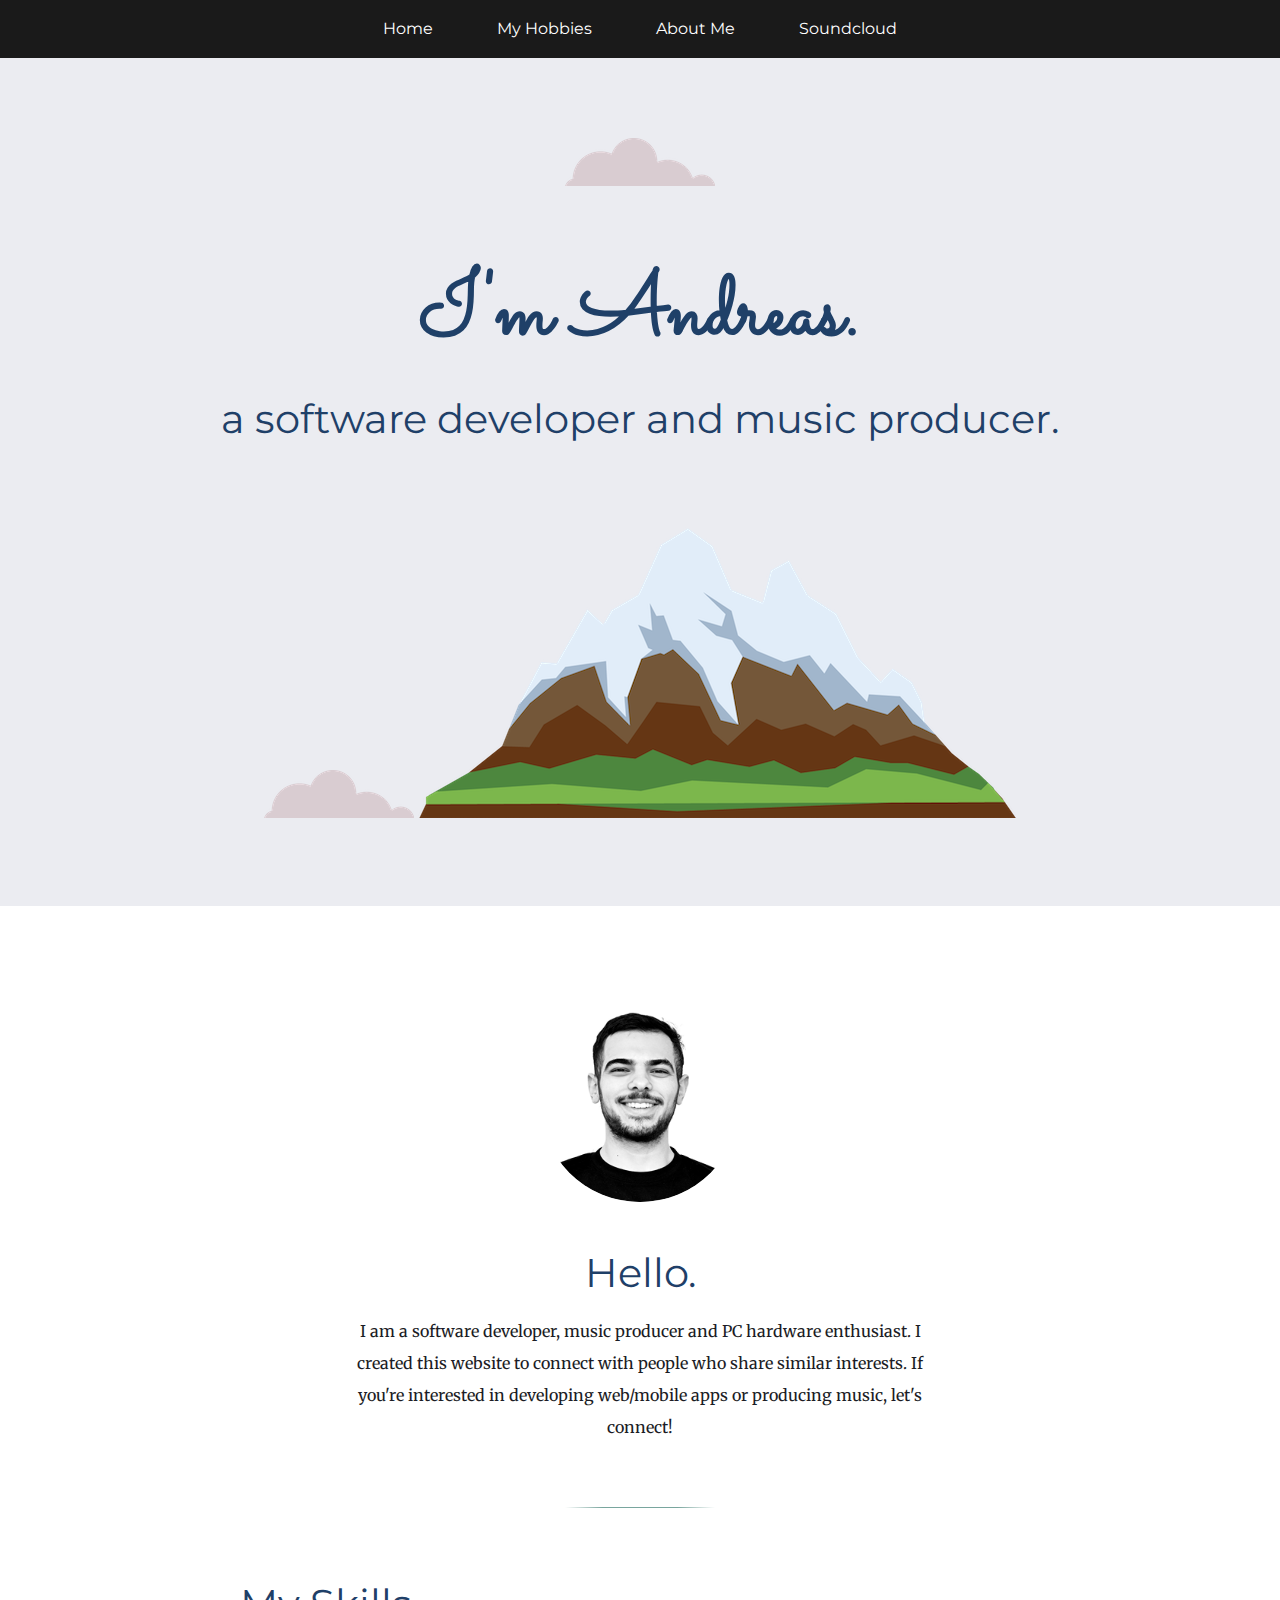
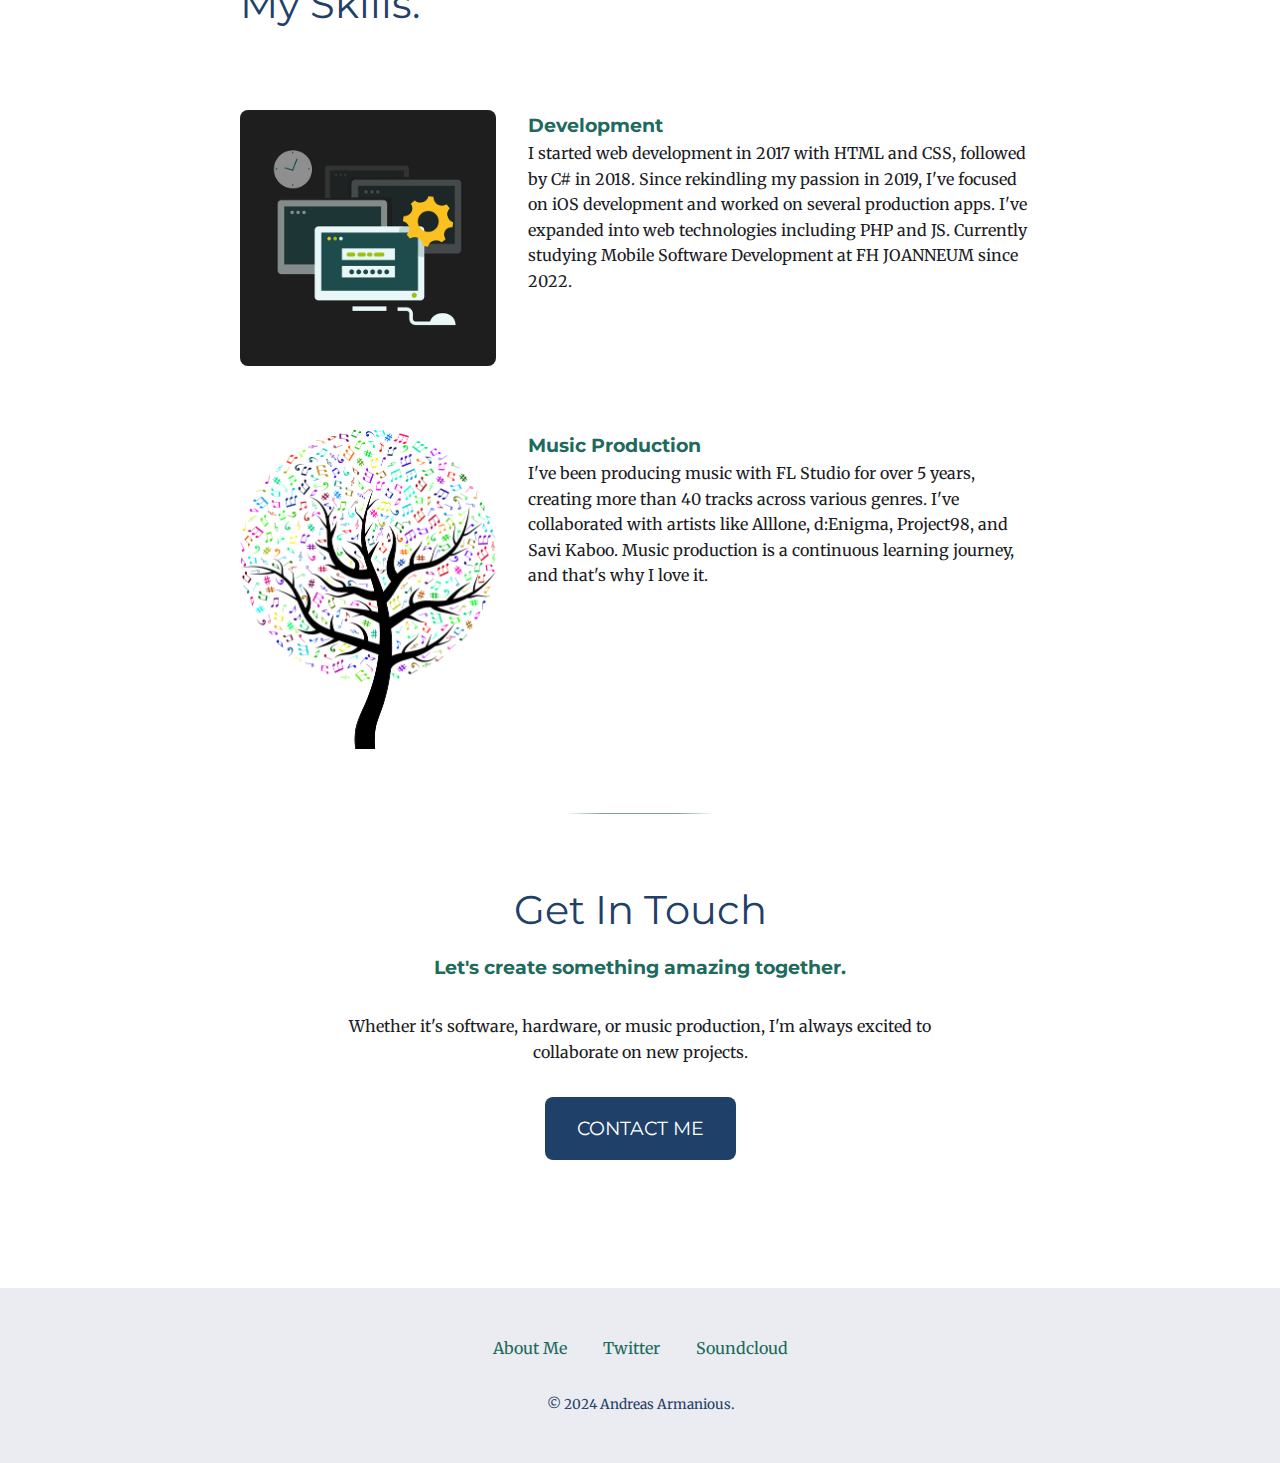
<file: index.html>
<!DOCTYPE html>
<html lang="en">
<head>
    <meta charset="UTF-8">
    <meta name="viewport" content="width=device-width, initial-scale=1.0">
    <title>Andreas Armanious - Developer & Producer</title>
    <link rel="stylesheet" href="css/style.css">
    <link href="https://fonts.googleapis.com/css2?family=Merriweather&family=Montserrat&family=Sacramento&display=swap" rel="stylesheet">
</head>
<body>
    <header>
        <nav class="nav-bar">
            <ul>
                <li><a href="index.html">Home</a></li>
                <li><a href="hobbies.html">My Hobbies</a></li>
                <li><a href="about.html">About Me</a></li>
                <li><a href="https://soundcloud.com/andistraum/" target="_blank">Soundcloud</a></li>
            </ul>
        </nav>

        <div class="topContainer">
            <img class="topCloud" src="media/cloud.png" alt="Cloud decoration">
            <h1>I'm Andreas.</h1>
            <h2>a software <span>developer</span> and music <span>producer</span>.</h2>
            <img class="bottomCloud" src="media/cloud.png" alt="Cloud decoration">
            <img src="media/mountain.png" alt="Mountain illustration">
        </div>
    </header>

    <div class="middleContainer">
        <div class="profile">
            <img src="media/andi.png" alt="Andreas Armanious">
            <h2>Hello.</h2>
            <p class="intro">
                I am a software developer, music producer and PC hardware enthusiast. 
                I created this website to connect with people who share similar interests. 
                If you're interested in developing web/mobile apps or producing music, let's connect!
            </p>
        </div>

        <hr>

        <div class="skills">
            <h2>My Skills.</h2>
            <div class="skill-row">
                <img class="devPic" src="media/backend.png" alt="Development illustration">
                <div>
                    <h3>Development</h3>
                    <p>I started web development in 2017 with HTML and CSS, followed by C# in 2018. Since rekindling my passion in 2019, I've focused on iOS development and worked on several production apps. I've expanded into web technologies including PHP and JS. Currently studying Mobile Software Development at FH JOANNEUM since 2022.</p>
                </div>
            </div>

            <div class="skill-row">
                <img class="musicPic" src="media/music.png" alt="Music production illustration">
                <div>
                    <h3>Music Production</h3>
                    <p>I've been producing music with FL Studio for over 5 years, creating more than 40 tracks across various genres. I've collaborated with artists like Alllone, d:Enigma, Project98, and Savi Kaboo. Music production is a continuous learning journey, and that's why I love it.</p>
                </div>
            </div>
        </div>

        <hr>

        <div class="contact-me">
            <h2>Get In Touch</h2>
            <h3>Let's create something amazing together.</h3>
            <p class="contact-message">
                Whether it's software, hardware, or music production, I'm always excited to collaborate on new projects.
            </p>
            <a class="btn" href="mailto:andreas.armanious@edu.fh-joanneum.at">CONTACT ME</a>
        </div>
    </div>

    <div class="bottomContainer">
        <a class="footer-link" href="about.html">About Me</a>
        <a class="footer-link" href="https://twitter.com/andistraum" target="_blank">Twitter</a>
        <a class="footer-link" href="https://soundcloud.com/andistraum/" target="_blank">Soundcloud</a>
        <p class="copyright">© 2024 Andreas Armanious.</p>
    </div>
</body>
</html>
</file>
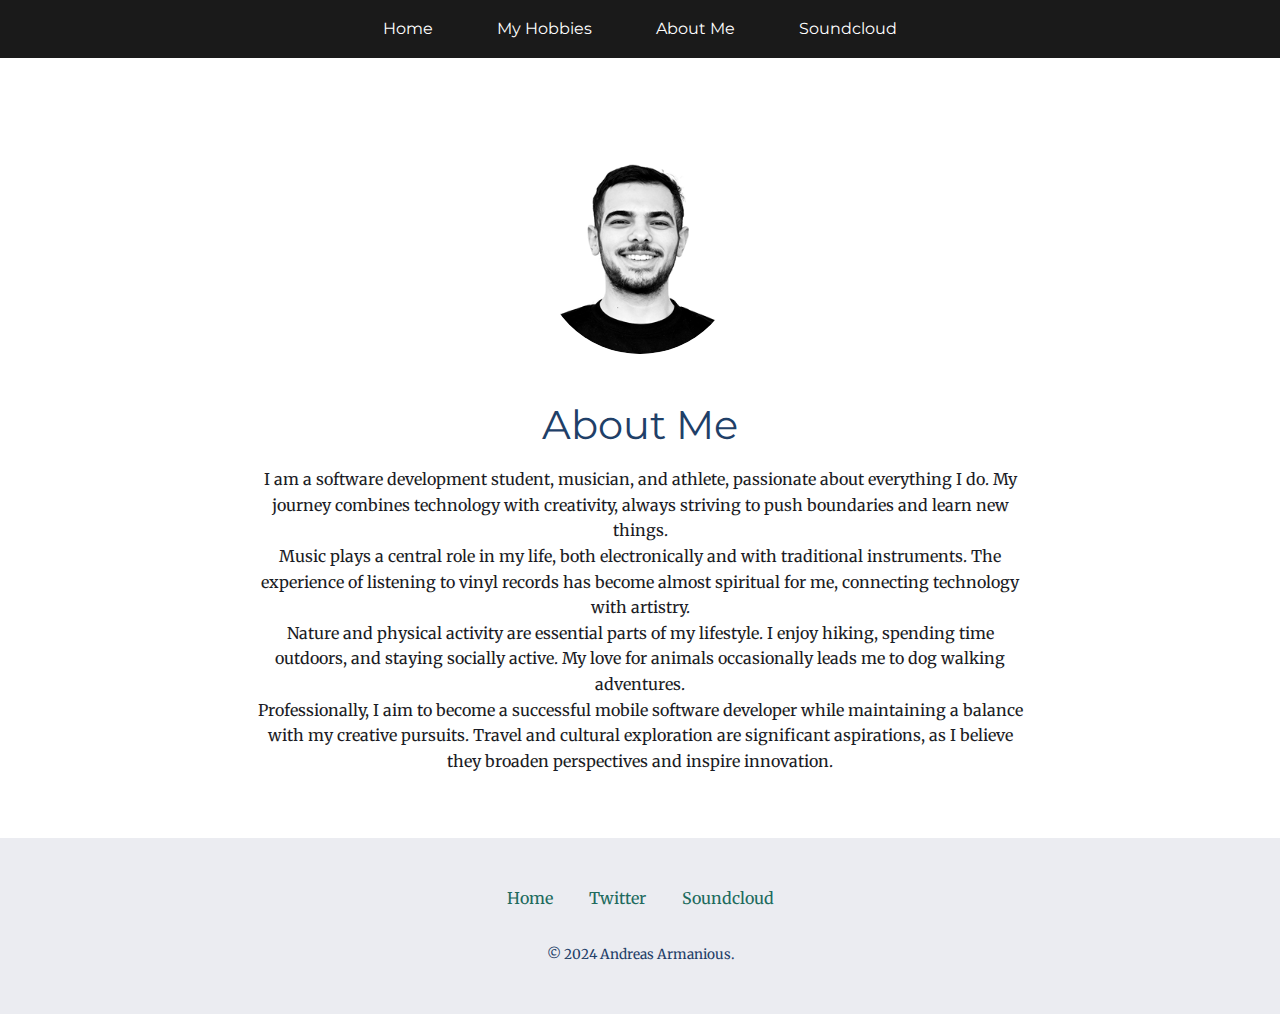
<file: about.html>
<!DOCTYPE html>
<html lang="en">
<head>
    <meta charset="UTF-8">
    <meta name="viewport" content="width=device-width, initial-scale=1.0">
    <title>About Me - Andreas Armanious</title>
    <link rel="stylesheet" href="css/style.css">
    <link href="https://fonts.googleapis.com/css2?family=Merriweather&family=Montserrat&family=Sacramento&display=swap" rel="stylesheet">
</head>
<body>
    <header>
        <nav class="nav-bar">
            <ul>
                <li><a href="index.html">Home</a></li>
                <li><a href="hobbies.html">My Hobbies</a></li>
                <li><a href="about.html">About Me</a></li>
                <li><a href="https://soundcloud.com/andistraum/" target="_blank">Soundcloud</a></li>
            </ul>
        </nav>
    </header>

    <div id="aboutContainer">
        <img src="media/andi.png" alt="Andreas Armanious">
        <h2>About Me</h2>
        <p>
            I am a software development student, musician, and athlete, passionate about everything I do. My journey combines technology with creativity, always striving to push boundaries and learn new things.
        </p>
        <p>
            Music plays a central role in my life, both electronically and with traditional instruments. The experience of listening to vinyl records has become almost spiritual for me, connecting technology with artistry.
        </p>
        <p>
            Nature and physical activity are essential parts of my lifestyle. I enjoy hiking, spending time outdoors, and staying socially active. My love for animals occasionally leads me to dog walking adventures.
        </p>
        <p>
            Professionally, I aim to become a successful mobile software developer while maintaining a balance with my creative pursuits. Travel and cultural exploration are significant aspirations, as I believe they broaden perspectives and inspire innovation.
        </p>
    </div>

    <div class="bottomContainer">
        <a class="footer-link" href="index.html">Home</a>
        <a class="footer-link" href="https://twitter.com/andistraum" target="_blank">Twitter</a>
        <a class="footer-link" href="https://soundcloud.com/andistraum/" target="_blank">Soundcloud</a>
        <p class="copyright">© 2024 Andreas Armanious.</p>
    </div>
</body>
</html>
</file>
<file: css/style.css>
/* Base styles and variables */
:root {
  --primary: #1f4068;
  --secondary: #206a5d;
  --bg-light: #ebecf1;
  --text: #1b1c25;
  --nav-bg: #1a1a1a;
}

/* Reset */
* {
  margin: 0;
  padding: 0;
  box-sizing: border-box;
}

body {
  color: var(--text);
  font-family: "Merriweather", serif;
  line-height: 1.6;
  min-height: 100vh;
  display: flex;
  flex-direction: column;
}

/* Typography */
h1 {
  color: var(--primary);
  font-family: "Sacramento", cursive;
  font-size: 5.625rem;
  margin: 50px auto 0;
}

h2 {
  color: var(--primary);
  font-family: "Montserrat", sans-serif;
  font-size: 2.5rem;
  font-weight: normal;
  padding-bottom: 10px;
}

h3 {
  color: var(--secondary);
  font-family: "Montserrat", sans-serif;
  font-size: 1.2rem;
}

hr {
  border: none;
  height: 1px;
  width: 100%;
  max-width: 150px;
  margin: 4rem auto;
  background: linear-gradient(
      90deg,
      transparent,
      var(--secondary) 25%,
      var(--secondary) 75%,
      transparent
  );
  opacity: 0.6;
}

/* Navigation */
.nav-bar {
  background-color: var(--nav-bg);
  padding: 1rem 0;
  position: sticky;
  top: 0;
  z-index: 100;
}

.nav-bar ul {
  display: flex;
  justify-content: center;
  gap: 2rem;
  list-style: none;
}

.nav-bar a {
  color: white;
  text-decoration: none;
  font-family: "Montserrat", sans-serif;
  padding: 0.5rem 1rem;
  transition: color 0.3s;
}

.nav-bar a:hover {
  color: var(--secondary);
}

/* Layout containers */
.topContainer {
  background-color: var(--bg-light);
  padding: 5rem 1rem;
  position: relative;
  text-align: center;
}

.middleContainer {
  max-width: 1200px;
  margin: 0 auto;
  padding: 4rem 1rem;
}

.bottomContainer {
  background-color: var(--bg-light);
  padding: 3rem 1rem;
  margin-top: auto;
  text-align: center;
}

/* Profile section */
.profile {
  text-align: center;
  margin-bottom: 4rem;
}

.profile img {
  width: 200px;
  height: 200px;
  border-radius: 50%;
  margin: 2rem 0;
}

.intro {
  max-width: 600px;
  margin: 0 auto;
  line-height: 2;
}

/* Skills section */
.skill-row {
  max-width: 800px;
  margin: 4rem auto;
  text-align: left;
  display: grid;
  grid-template-columns: 1fr 2fr;
  gap: 2rem;
  align-items: start;
}

.devPic, .musicPic {
  width: 100%;
  max-width: 300px;
  border-radius: 8px;
}

/* Contact section */
.contact-me {
  text-align: center;
  margin: 4rem 0;
}

.contact-message {
  max-width: 600px;
  margin: 2rem auto;
}

/* Button styles */
.btn {
  background: var(--primary);
  border-radius: 8px;
  color: white;
  display: inline-block;
  font-family: "Montserrat", sans-serif;
  font-size: 1.2rem;
  padding: 1rem 2rem;
  text-decoration: none;
  transition: background-color 0.3s;
}

.btn:hover {
  background: var(--secondary);
}

/* Footer */
.footer-link {
  color: var(--secondary);
  margin: 0 1rem;
  text-decoration: none;
}

.copyright {
  color: var(--primary);
  font-size: 0.85rem;
  margin-top: 2rem;
}

/* Hobbies page */
.hobbiesContainer {
  max-width: 1200px;
  margin: 0 auto;
  padding: 2rem 1rem;
}

.codingPic {
  width: 20%;
  max-width: 150px;
  height: auto;
  margin: 2rem 0;
}

@media (max-width: 768px) {
  .codingPic {
      width: 40%;
      max-width: 100px;
  }
}

@media (max-width: 480px) {
  .codingPic {
      width: 50%;
      max-width: 80px;
  }
}

.hobbyRow {
  display: grid;
  grid-template-columns: 1fr 1fr;
  gap: 3rem;
  margin: 4rem 0;
  align-items: center;
}

.hobbyPicLeft, .hobbyPicRight {
  width: 100%;
  border-radius: 10px;
  box-shadow: 0 2px 5px rgba(0,0,0,0.1);
}

/* About page */
#aboutContainer {
  max-width: 800px;
  margin: 4rem auto;
  padding: 0 1rem;
  text-align: center;
}

#aboutContainer img {
  width: 200px;
  height: 200px;
  border-radius: 50%;
  margin: 2rem 0;
}

/* Responsive design */
@media (max-width: 768px) {
  h1 {
      font-size: 3.5rem;
  }

  h2 {
      font-size: 2rem;
  }

  .nav-bar ul {
      flex-direction: column;
      text-align: center;
      gap: 1rem;
  }

  .skill-row {
      grid-template-columns: 1fr;
      text-align: center;
  }

  .devPic, .musicPic {
      margin: 0 auto;
  }

  .hobbyRow {
      grid-template-columns: 1fr;
      gap: 2rem;
  }

  .intro, .contact-message {
      width: 90%;
  }
}

@media (max-width: 480px) {
  h1 {
      font-size: 2.5rem;
  }

  .topContainer {
      padding: 3rem 1rem;
  }

  .middleContainer {
      padding: 2rem 1rem;
  }
}
</file>
